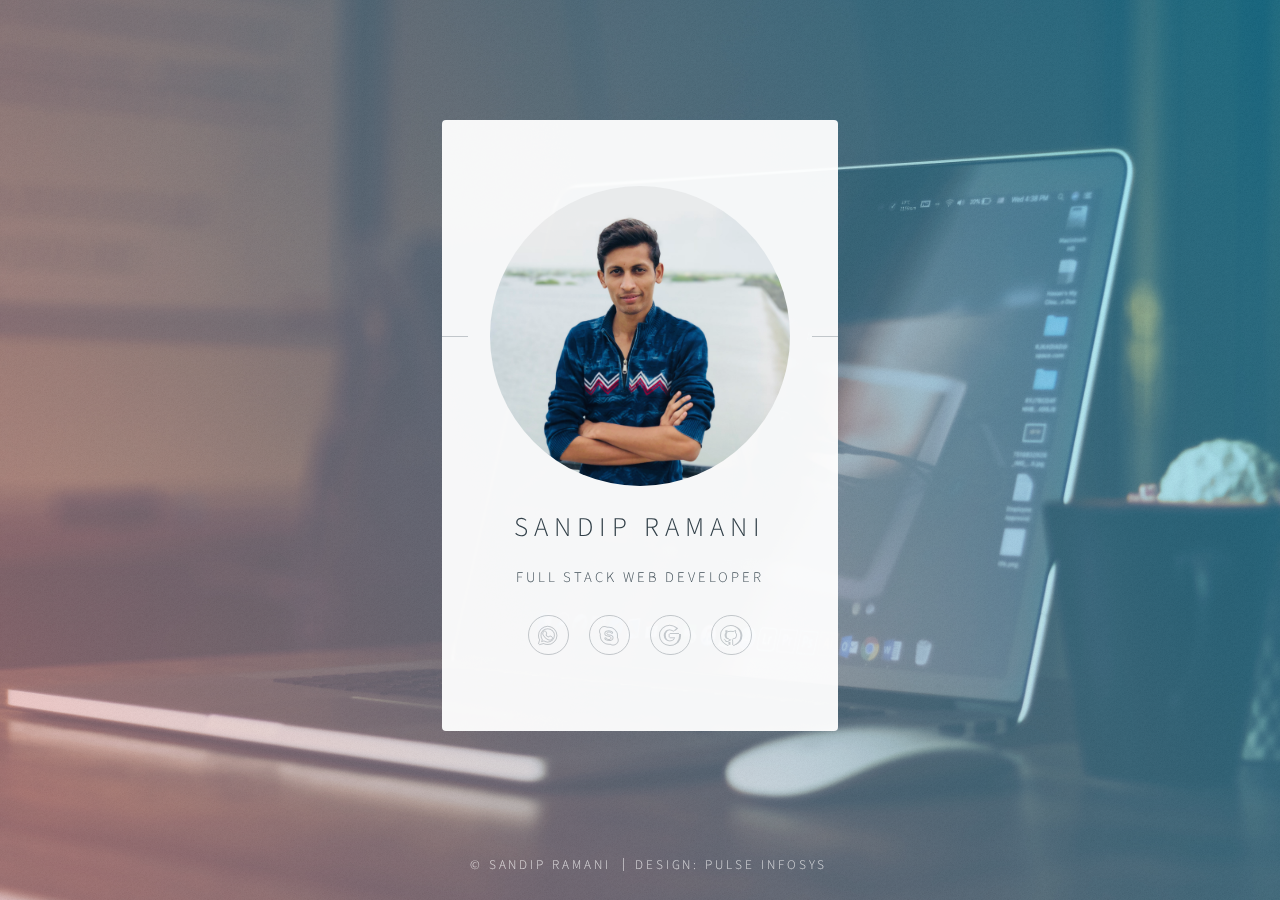
<file: index.html>
<!DOCTYPE HTML>
<html>
	<head>
		<title>Sandip Ramani - Full Stack Web Developer</title>
		<meta charset="utf-8" />
		<meta name="viewport" content="width=device-width, initial-scale=1, user-scalable=no" />
		<link rel="stylesheet" href="assets/css/main.css" />
		<noscript>
			<link rel="stylesheet" href="assets/css/noscript.css" /></noscript>
	</head>

	<body class="is-preload">

		<!-- Wrapper -->
		<div id="wrapper">

			<!-- Main -->
			<section id="main">
				<header>
					<span class="avatar"><img src="images/IMG_6047.JPG" alt="" /></span>
					<h1>Sandip Ramani</h1>
					<p>Full Stack Web Developer</p>
				</header>
				<footer>
					<ul class="icons">
						<li><a href="https://api.whatsapp.com/send?phone=917046366484" target="__blank" class="icon brands fa-whatsapp">Whatsapp</a></li>
						<li><a href="https://join.skype.com/invite/nVDGLvhXSqpQ" target="__blank" class="icon brands fa-skype">Skype</a></li>
						<li><a href="mailto:ramani.sandip1308@gmail.com" target="__blank" class="icon brands fa-google">Mail</a></li>
						<li><a href="https://github.com/Sandy1308-shopify" target="__blank" class="icon brands fa-github">Github</a></li>
					</ul>
				</footer>
			</section>

			<!-- Footer -->
			<footer id="footer">
				<ul class="copyright">
					<li>&copy; Sandip Ramani</li>
					<li>Design: <a href="https://pulseinfosys.in">Pulse Infosys</a></li>
				</ul>
			</footer>

		</div>

		<!-- Scripts -->
		<script>
			if ('addEventListener' in window) {
				window.addEventListener('load', function () { document.body.className = document.body.className.replace(/\bis-preload\b/, ''); });
				document.body.className += (navigator.userAgent.match(/(MSIE|rv:11\.0)/) ? ' is-ie' : '');
			}
		</script>

	</body>

</html>
</file>
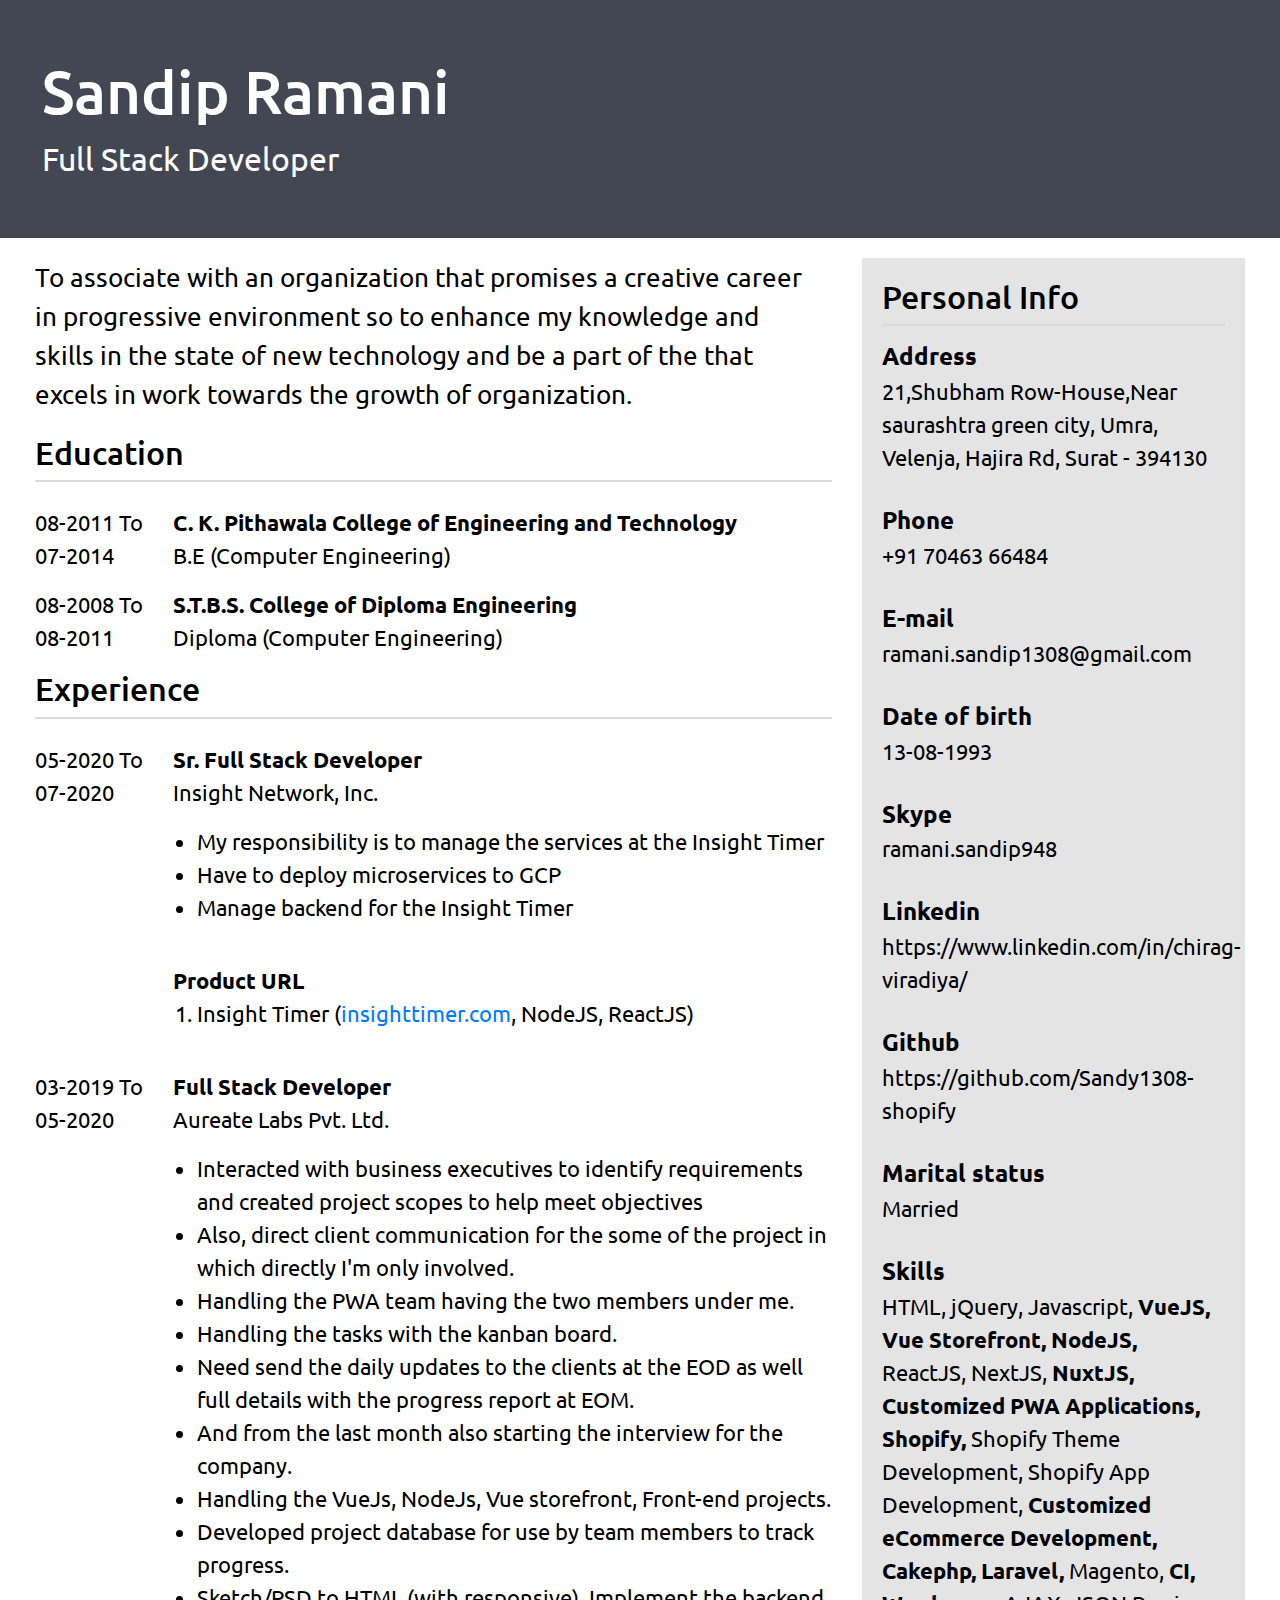
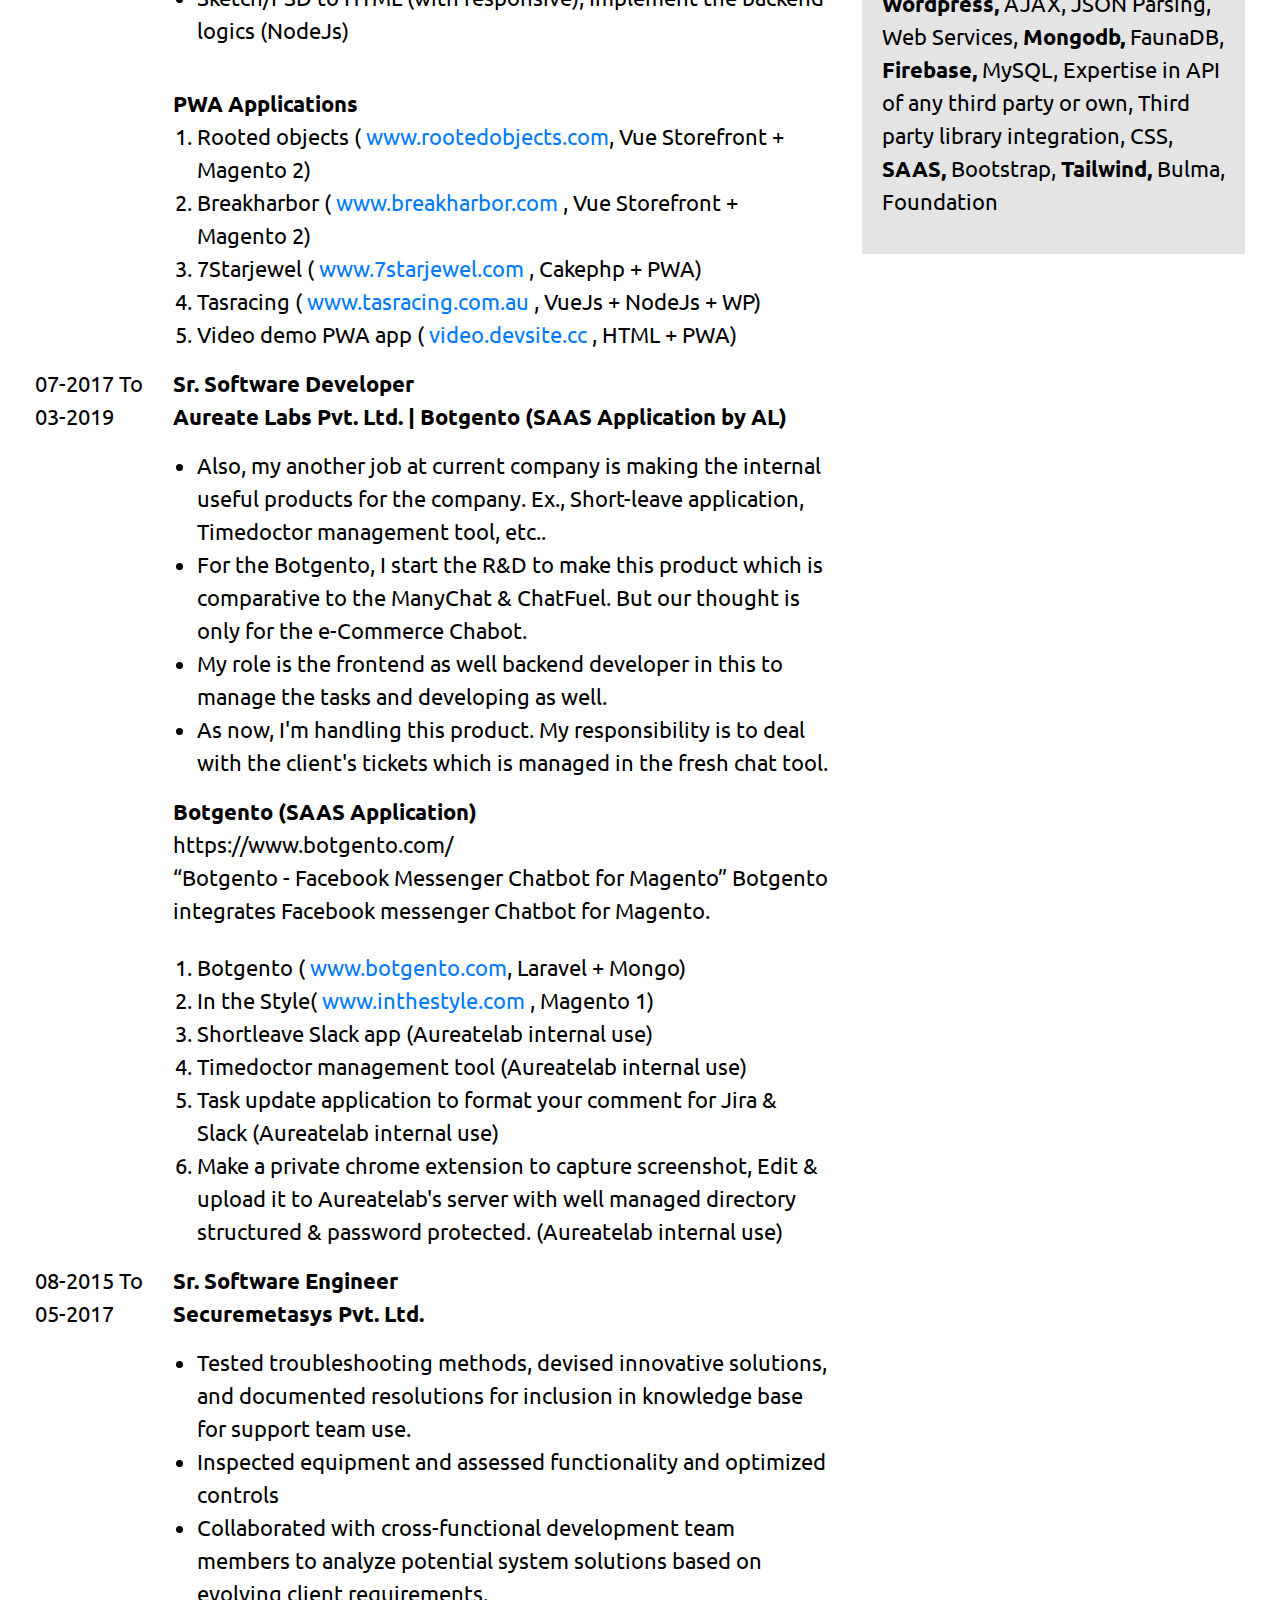
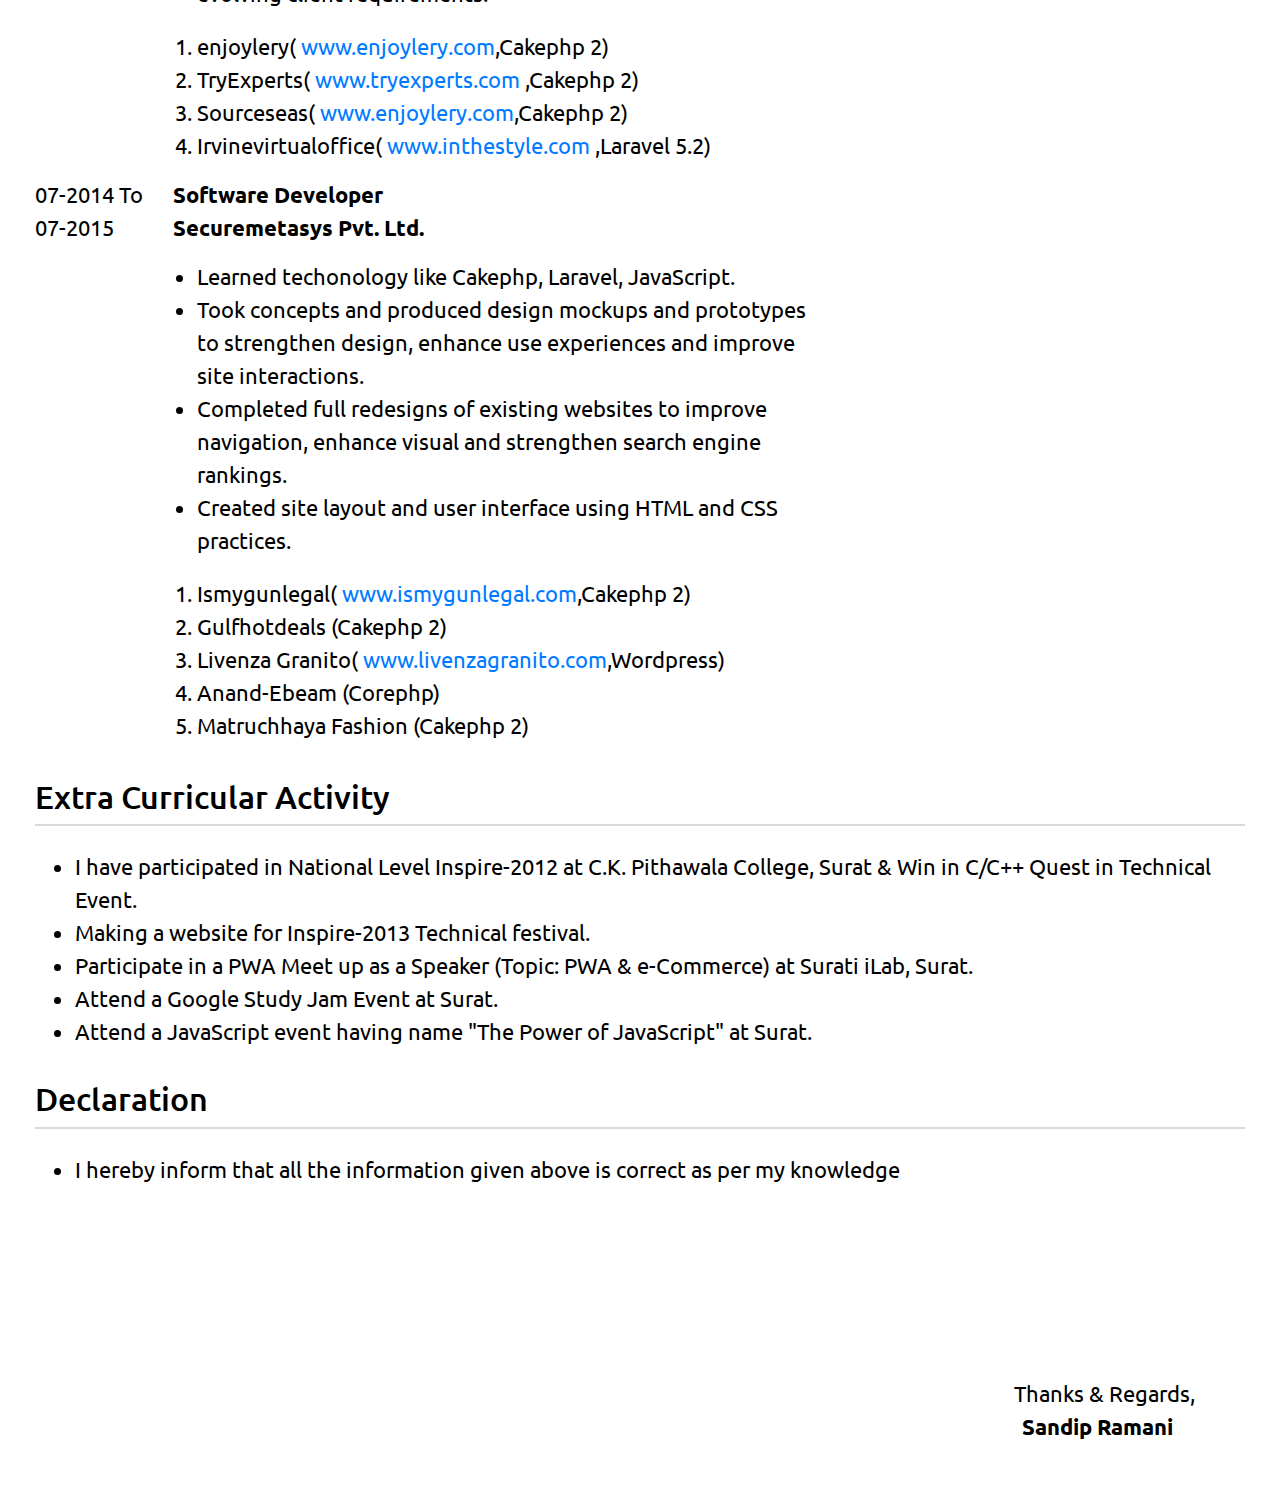
<file: resume.html>
<!DOCTYPE html>
<html lang="en">

<head>
    <meta charset="UTF-8">
    <title>Sandip Ramani | Full Stack Web Developer | DevOps Engineer</title>
    <meta name="viewport" content="width=device-width, initial-scale=1.0">
    <link rel="preconnect" href="https://fonts.gstatic.com">
    <link href="https://fonts.googleapis.com/css2?family=Ubuntu:ital,wght@0,300;0,400;0,500;0,700;1,300;1,400;1,500;1,700&display=swap" rel="stylesheet">
    <link rel="stylesheet" type="text/css" href="./assets/css/bootstrap.min.css">
    <link rel="stylesheet" type="text/css" href="./assets/css/resume.css">
</head>
<body>
<div class="row emp m-0">
    <div class="col-12 emp_name p-0">
        <h1>Sandip Ramani</h1>
        <p class="m-0">Full Stack Developer</p>
    </div>
</div>

<div class="row emp_data m-0">
    <div class="col-md-12 col-xl-8 col-12">

        <div class="row">
            <div class="col-12 emp_career">
                <p class="pt-3 pt-md-0">To associate with an organization that promises a creative career in
                    progressive environment so to enhance my knowledge and skills in the
                    state of new technology and be a part of the that excels in work
                    towards the growth of organization.
                </p>
            </div>
        </div>  

        <div class="row">
            <div class="col-12">
                <div class="emp_education_headding">
                    <h2 class="pt-3 pt-md-0">Education</h2>
                </div>
            </div>
            <div class="col-12 emp_education_data">
                <div class="row pt-4">
                    <div class="col-3 col-md-2 pr-0">
                        <p>08-2011 To<br> 07-2014</p>
                    </div>
                    <div class="col-9 col-md-10">
                        <p><span class="font-weight-bold">C. K. Pithawala College of Engineering and Technology</span><br>B.E (Computer Engineering)</p>
                    </div>
                </div>
                <div class="row">
                    <div class="col-3 col-md-2 pr-0">
                        <p>08-2008 To<br>08-2011</p>
                    </div>
                    <div class="col-9 col-md-10">
                        <p><span class="font-weight-bold">S.T.B.S. College of Diploma Engineering</span><br>Diploma (Computer Engineering)</p>
                    </div>
                </div>
            </div>
        </div>

        <div class="row">

            <div class="col-12">
                <div class="emp_education_headding">
                    <h2>Experience</h2>
                </div>
            </div>

            <div class="col-12 emp_education_data pt-4">
                <div class="row">
                    <div class="col-3 col-md-2 pr-0">
                        <p>05-2020 To <br> 07-2020</p>
                    </div>
                    <div class="col-9 col-md-10">
                        <p><span class="font-weight-bold">Sr. Full Stack Developer</span><br>Insight Network, Inc.</p>
                        <div class="emp_experience_data">
                            <ul class="p-0 pl-3 pl-md-4">
                                <li>My responsibility is to manage the services at the Insight Timer</li>
                                <li>Have to deploy microservices to GCP</li>
                                <li>Manage backend for the Insight Timer</li>
                            </ul>
                        </div> 
                        <div class="pwa pt-md-4 pt-0 emp_experience_data">
                            <p class="font-weight-bolder">Product URL</p>
                            <ul class="list p-0 pl-3 pl-md-4">
                                <li>Insight Timer (<a href="https://insighttimer.com" target="_blank">insighttimer.com</a>, NodeJS, ReactJS)</li>
                            </ul>
                        </div>
                    </div>
                </div>   
            </div>

            <div class="col-12 emp_education_data pt-4">
                <div class="row">
                    <div class="col-3 col-md-2 pr-0">
                        <p>03-2019 To <br> 05-2020</p>
                    </div>
                    <div class="col-9 col-md-10">
                        <p><span class="font-weight-bold">Full Stack Developer</span><br>Aureate Labs Pvt. Ltd.</p>
                        <div class="emp_experience_data">
                            <ul class="p-0 pl-3 pl-md-4">
                                <li>Interacted with business executives to identify requirements and created project scopes to help meet objectives</li>
                                <li>Also, direct client communication for the some of the project in which directly I'm only involved.</li>
                                <li>Handling the PWA team having the two members under me.</li>
                                <li>Handling the tasks with the kanban board.</li>
                                <li>Need send the daily updates to the clients at the EOD as well full details with the progress report at EOM.</li>
                                <li>And from the last month also starting the interview for the company.</li>
                                <li>Handling the VueJs, NodeJs, Vue storefront, Front-end projects.</li>
                                <li>Developed project database for use by team members to track progress.</li>
                                <li>Sketch/PSD to HTML (with responsive), Implement the backend logics (NodeJs)</li>
                            </ul>
                        </div> 
                        <div class="pwa pt-md-4 pt-0 emp_experience_data">
                            <p class="font-weight-bolder">PWA Applications</p>
                            <ul class="list p-0 pl-3 pl-md-4">
                                <li>Rooted objects ( <a href="https://www.rootedobjects.com" target="_blank">www.rootedobjects.com</a>, Vue Storefront + Magento 2)</li>
                                <li>Breakharbor ( <a href="https://www.breakharbor.com" target="_blank">www.breakharbor.com</a> , Vue Storefront + Magento 2)</li>
                                <li>7Starjewel ( <a href="https://www.7starjewel.com" target="_blank"> www.7starjewel.com</a> , Cakephp + PWA)</li>
                                <li>Tasracing ( <a href="https://www.tasracing.com.au" target="_blank">www.tasracing.com.au</a> , VueJs + NodeJs + WP)</li>
                                <li>Video demo PWA app ( <a href="https://video.devsite.cc" target="_blank">video.devsite.cc</a> , HTML + PWA)</li>
                            </ul>
                        </div>
                    </div>
                </div>   
            </div>
            

            <div class="col-12 emp_education_data">
                <div class="row">
                    <div class="col-3 col-md-2 pr-0">
                        <p>07-2017 To<br> 03-2019</p>
                    </div>
                    <div class="col-9 col-md-10 ">
                        <p><span class="font-weight-bold">Sr. Software Developer</span><br><span class="font-weight-bold">Aureate Labs Pvt. Ltd. | Botgento (SAAS Application by AL)</span></p>
                        <div class="emp_experience_data">
                            <ul class="p-0 pl-3 pl-md-4">
                                <li>Also, my another job at current company is making the internal useful products for the
                                    company. Ex., Short-leave application, Timedoctor management tool, etc..</li>
                                <li>For the Botgento, I start the R&D to make this product which is comparative to the ManyChat &
                                    ChatFuel. But our thought is only for the e-Commerce Chabot.</li>
                                <li>My role is the frontend as well backend developer in this to manage the tasks and developing as
                                    well.</li>
                                <li>As now, I'm handling this product. My responsibility is to deal with the client's tickets which is
                                    managed in the fresh chat tool.</li>
                            </ul>
                        </div>
                        <div class="pwa padd_printe pwaa emp_experience_data">
                            <p class="font-weight-bolder">Botgento (SAAS Application)</p>
                            <p><a href="https://www.botgento.com/" target="_blank" class="color">https://www.botgento.com/</a></p>
                            <p>“Botgento - Facebook Messenger Chatbot for Magento” Botgento integrates Facebook messenger
                                Chatbot for Magento.</p>
                            <ul class="list pt-4 p-0 pl-3 pl-md-4">
                                <li>Botgento ( <a href="https://www.botgento.com" target="_blank">www.botgento.com</a>, Laravel + Mongo)</li>
                                <li>In the Style( <a href="https://www.inthestyle.com" target="_blank">www.inthestyle.com</a> , Magento 1)</li>
                                <li>Shortleave Slack app (Aureatelab internal use)</li>
                                <li>Timedoctor management tool (Aureatelab internal use)</li>
                                <li>Task update application to format your comment for Jira & Slack (Aureatelab internal use)</li>
                                <li>Make a private chrome extension to capture screenshot, Edit & upload it to Aureatelab's server
                                    with well managed directory structured & password protected. (Aureatelab internal use)</li>
                            </ul>
                        </div>
                    </div>
                </div>
            </div>

            <div class="col-12 emp_education_data padd_top">
                <div class="row">
                    <div class="col-3 col-md-2 pr-0">
                        <p>08-2015 To<br>05-2017</p>
                    </div>
                    <div class="col-9 col-md-10">
                        <p><span class="font-weight-bold">Sr. Software Engineer</span><br><span class="font-weight-bold">Securemetasys Pvt. Ltd.</span></p>
                        <div class="emp_experience_data">
                            <ul class="p-0 pl-3 pl-md-4">
                                <li>Tested troubleshooting methods, devised innovative solutions, and documented resolutions for
                                    inclusion in knowledge base for support team use.</li>
                                <li>Inspected equipment and assessed functionality and optimized controls</li>
                                <li>Collaborated with cross-functional development team members to analyze potential system
                                    solutions based on evolving client requirements.</li>
                            </ul>
                            <ul class="list pt-1 p-0 pl-3 pl-md-4">
                                <li>enjoylery( <a href="https://www.enjoylery.com" target="_blank">www.enjoylery.com</a>,Cakephp 2)</li>
                                <li>TryExperts( <a href="https://www.tryexperts.com" target="_blank">www.tryexperts.com</a> ,Cakephp 2)</li>
                                <li>Sourceseas( <a href="https://www.enjoylery.com" target="_blank">www.enjoylery.com</a>,Cakephp 2)</li>
                                <li>Irvinevirtualoffice( <a href="https://www.inthestyle.com" target="_blank">www.inthestyle.com</a> ,Laravel 5.2)</li>
                            </ul>
                        </div>
                    </div>
                </div>  
            </div>

            <div class="col-12 emp_education_data">
                <div class="row">
                    <div class="col-3 col-md-2 pr-0">
                        <p>07-2014 To<br>07-2015</p>
                    </div>
                    <div class="col-9 col-md-10">
                        <p><span class="font-weight-bold">Software Developer</span><br><span class="font-weight-bold">Securemetasys Pvt. Ltd.</span></p>
                        <div class="emp_experience_data">
                            <ul class="p-0 pl-3 pl-md-4">
                                <li>Learned techonology like Cakephp, Laravel, JavaScript.</li>
                                <li>Took concepts and produced design mockups and prototypes to strengthen design, enhance use
                                    experiences and improve site interactions.</li>
                                <li>Completed full redesigns of existing websites to improve navigation, enhance visual and
                                    strengthen search engine rankings.</li>
                                <li>Created site layout and user interface using HTML and CSS practices.</li>
                            </ul>
                            <ul class="list pt-1 p-0 pl-3 pl-md-4">
                                <li>Ismygunlegal( <a href="https://www.ismygunlegal.com" target="_blank">www.ismygunlegal.com</a>,Cakephp 2)</li>
                                <li>Gulfhotdeals (Cakephp 2)</li>
                                <li>Livenza Granito( <a href="https://www.livenzagranito.com" target="_blank">www.livenzagranito.com</a>,Wordpress)</li>
                                <li>Anand-Ebeam (Corephp)</li>
                                <li>Matruchhaya Fashion (Cakephp 2)</li>
                            </ul>
                        </div>
                    </div>
                </div>  
            </div>

        </div>

    </div>

    <div class="col-md-12 col-xl-4 col-12 pb-4 pb-md-0">
        <div class="personal_info">
            <div class="personal_head">
                <h2>Personal Info</h2>
            </div>
            <div class="personal_data">
                <h2 class="font-weight-bolder m-0 pt-md-3 pt-0 mt-3 mt-md-0">Address</h2>
                <p class="pt-1">21,Shubham Row-House,Near saurashtra green city, Umra, Velenja, Hajira Rd, Surat - 394130</p>
                <h2 class="font-weight-bolder m-0 pt-md-3 pt-0">Phone</h2>
                <p class="pt-1">+91 70463 66484</p>
                <h2 class="font-weight-bolder m-0 pt-md-3 pt-0">E-mail</h2>
                <p class="pt-1">ramani.sandip1308@gmail.com</p>
                <h2 class="font-weight-bolder m-0 pt-md-3 pt-0">Date of birth</h2>
                <p class="pt-1">13-08-1993</p>
                <h2 class="font-weight-bolder m-0 pt-md-3 pt-0">Skype</h2>
                <p class="pt-1">ramani.sandip948</p>
                <h2 class="font-weight-bolder m-0 pt-md-3 pt-0">Linkedin</h2>
                <p class="pt-1"><a href="https://www.linkedin.com/in/sandip-ramani-37ba457a/" target="_blank" class="color">https://www.linkedin.com/in/chirag-viradiya/</a></p>
                <h2 class="font-weight-bolder m-0 pt-md-3 pt-0">Github</h2>
                <p class="pt-1"><a href="https://github.com/Sandy1308-shopify" target="_blank" class="color">https://github.com/Sandy1308-shopify</a></p>
                <h2 class="font-weight-bolder m-0 pt-md-3 pt-0">Marital status</h2>
                <p class="pt-1">Married</p>
                <h2 class="font-weight-bolder m-0 pt-md-3 pt-0">Skills</h2>
                <p class="pt-1">
                    HTML,
                    jQuery,
                    Javascript,
                    <strong>VueJS,</strong>
                    <strong>Vue Storefront,</strong>
                    <strong>NodeJS,</strong>
                    ReactJS,
                    NextJS,
                    <strong>NuxtJS,</strong>
                    <strong>Customized PWA Applications,</strong>
                    <strong>Shopify,</strong>
                    Shopify Theme Development,
                    Shopify App Development,
                    <strong>Customized eCommerce Development,</strong>
                    <strong>Cakephp,</strong>
                    <strong>Laravel,</strong>
                    Magento,
                    <strong>CI,</strong>
                    <strong>Wordpress,</strong>
                    AJAX,
                    JSON Parsing,
                    Web Services,
                    <strong>Mongodb,</strong>
                    FaunaDB,
                    <strong>Firebase,</strong>
                    MySQL,
                    Expertise in API of any third party or own,
                    Third party library integration,
                    CSS,
                    <strong>SAAS,</strong>
                    Bootstrap,
                    <strong>Tailwind,</strong>
                    Bulma,
                    Foundation
                </p>
            </div>
        </div>
    </div>
</div>

<div class="row emp_data m-0">
    <div class="col-12 emp_experience_desc">
        <div class="emp_extra">
            <h2>Extra Curricular Activity</h2>
        </div>
        <ul class="pt-4">
            <li>I have participated in National Level Inspire-2012 at C.K. Pithawala College, Surat & Win in C/C++ Quest in
                Technical Event.</li>
            <li>Making a website for Inspire-2013 Technical festival.</li>
            <li>Participate in a PWA Meet up as a Speaker (Topic: PWA & e-Commerce) at Surati iLab, Surat.</li>
            <li>Attend a Google Study Jam Event at Surat.</li>
            <li>Attend a JavaScript event having name "The Power of JavaScript" at Surat.</li>
        </ul>
    </div>
    <div class="col-12 emp_experience_desc">
        <div class="emp_extra pt-3">
            <h2>Declaration</h2>
        </div>
        <ul class="pt-4">
            <li>I hereby inform that all the information given above is correct as per my knowledge</li>
        </ul>
    </div>
</div>

<div class="row emp_data m-0">
    <div class="col-12 ">
        <div class="float-right thanks pb-md-5 pb-3 emp_education_data">
            <p class="m-0">Thanks & Regards,</p>
            <p class="bold font-weight-bold m-0 pl-2">Sandip Ramani</p>
        </div>
    </div>
</div>

</body>
</html>
</file>
<file: assets/css/noscript.css>
/*
	Identity by HTML5 UP
	html5up.net | @ajlkn
	Free for personal and commercial use under the CCA 3.0 license (html5up.net/license)
*/

/* Basic */

	body:after {
		display: none;
	}

/* Main */

	#main {
		-moz-transform: none !important;
		-webkit-transform: none !important;
		-ms-transform: none !important;
		transform: none !important;
		opacity: 1 !important;
	}
</file>
<file: assets/css/resume.css>
body {
    font-family: 'Ubuntu', sans-serif;
    font-size: 16px;
    color: black;
}
.emp {
    background: #434753;
    padding: 55px 87px;
    color: #ffffff;
}
.emp_name h1 {
    font-size: 60px;
    color: #ffffff;
}
.emp_name p {
    font-size: 32px;
    color: #ffffff;
}
.emp_career p {
    font-size: 26px;
    margin: 0;
    padding: 20px 20px 20px 0px;
}
.emp_data {
    padding: 20px 70px 0 70px;
}
.personal_info {
    padding: 25px 50px;
    background: #e4e4e4;
}
.personal_data h2 {
    font-size: 24px;
}
.personal_head {
    border-bottom: 2px solid #dadada;
}
.personal_data p {
    font-size: 22px;
}
.color {
    color: black;
}
.emp_education_headding {
    border-bottom: 2px solid #dadada;
}
.emp_education_data {
    font-size: 22px;
    margin: 0;
}
.emp_experience_data ul li {
    font-size: 22px;
}
.emp_experience_desc ul li {
    font-size: 22px;
}
.pwa p {
    font-size: 22px;
    margin: 0;
}
.list {
    list-style: decimal;
}
.emp_extra {
    border-bottom: 2px solid #dadada;
}
.emp_data_padd {
    padding: 20px 70px 0 70px;
}
.thanks {
    padding-top: 155px;
    padding-right: 100px;
}

/* @media print {  
    @page {
      size: 450mm 596mm; 
      margin: 0mm 0 12mm 0;
    }
  } */
@media print {  
    @page {
      size: 450mm 600mm; 
    }
    .padd_printe{
        margin-bottom: 60px;
    }
    .padd_top{
        margin-top: 50px;
    }
  }
@media screen and (min-width: 1201px) and (max-width: 1500px) {
    .emp_data {
        padding: 20px 20px 0 20px;
    }
    .emp {
        padding: 55px 42px;
    }
    .personal_info {
        padding: 20px 20px;
    }
    .thanks {
        padding-top: 155px;
        padding-right: 50px;
    }
}
@media screen and (min-width: 768px) and (max-width: 1200px) {
    .emp_data {
        padding: 20px 35px;
    }
    .thanks {
        padding-top: 100px;
        padding-right: 10px;
    }
    .emp {
        padding: 55px 53px;
    }
}

@media screen and (max-width: 767px) {
    .emp {
        background: #434753;
        padding: 50px 32px;
    }
    .emp_name h1 {
        font-size: 50px;
        color: #ffffff;
    }
    .emp_career p {
        font-size: 20px;
        padding: 0;
    }
    .emp_data {
        padding: 0 15px;
    }
    .emp_education_data {
        font-size: 18px;
        margin: 0;
    }
    .emp_experience_data ul li {
        font-size: 18px;
    }
    .pwa p {
        font-size: 18px;
    }
    .personal_info {
        padding: 25px 45px;
    }
    .personal_data h2 {
        font-size: 22px;
    }
    .personal_data p {
        font-size: 19px;
    }
    .emp_experience_desc ul li {
        font-size: 18px;
    }
    h2 {
        font-size: 28px;
    }
    .thanks {
        padding-top: 120px;
        padding-right: 10px;
    }
}
@media screen and (max-width: 475px){
    .emp_name h1 {
        font-size: 35px;
    }
    .emp_name p {
        font-size: 20px;
    }
    .emp {
        padding: 30px 15px;
    }
    .emp_data {
        padding: 0px;
    }
    .emp_career p {
        font-size: 18px;
        padding: 0;
    }
    .emp_education_data {
        font-size: 14px;
    }
    .emp_experience_data ul li {
        font-size: 14px;
    }
    .pwa p {
        font-size: 16px;
    }
    h2 {
        font-size: 20px;
    }
    .personal_data h2 {
        font-size: 18px;
    }
    .personal_data p {
        font-size: 16px;
    }
    .personal_info {
        padding: 25px;
    }
    .emp_experience_desc ul li {
        font-size: 14px;
    }
    .thanks {
        padding-top: 70px;
        padding-right: 0;
    }
}
</file>
<file: assets/css/main.css>
@import url(fontawesome-all.min.css);
@import url("https://fonts.googleapis.com/css?family=Source+Sans+Pro:300");

/*
	Identity by HTML5 UP
	html5up.net | @ajlkn
	Free for personal and commercial use under the CCA 3.0 license (html5up.net/license)
*/

/* Icon (alt) */

	html, body, div, span, applet, object,
	iframe, h1, h2, h3, h4, h5, h6, p, blockquote,
	pre, a, abbr, acronym, address, big, cite,
	code, del, dfn, em, img, ins, kbd, q, s, samp,
	small, strike, strong, sub, sup, tt, var, b,
	u, i, center, dl, dt, dd, ol, ul, li, fieldset,
	form, label, legend, table, caption, tbody,
	tfoot, thead, tr, th, td, article, aside,
	canvas, details, embed, figure, figcaption,
	footer, header, hgroup, menu, nav, output, ruby,
	section, summary, time, mark, audio, video {
		margin: 0;
		padding: 0;
		border: 0;
		font-size: 100%;
		font: inherit;
		vertical-align: baseline;
	}

	article, aside, details, figcaption, figure,
	footer, header, hgroup, menu, nav, section {
		display: block;
	}

	body {
		line-height: 1;
	}

	ol, ul {
		list-style: none;
	}

	blockquote, q {
		quotes: none;
	}

		blockquote:before, blockquote:after, q:before, q:after {
			content: '';
			content: none;
		}

	table {
		border-collapse: collapse;
		border-spacing: 0;
	}

	body {
		-webkit-text-size-adjust: none;
	}

	mark {
		background-color: transparent;
		color: inherit;
	}

	input::-moz-focus-inner {
		border: 0;
		padding: 0;
	}

	input, select, textarea {
		-moz-appearance: none;
		-webkit-appearance: none;
		-ms-appearance: none;
		appearance: none;
	}

/* Basic */

	@media screen and (max-width: 480px) {

		html, body {
			min-width: 320px;
		}

	}

	html {
		box-sizing: border-box;
	}

	*, *:before, *:after {
		box-sizing: inherit;
	}

	body.is-preload *, body.is-preload *:before, body.is-preload *:after {
		-moz-animation: none !important;
		-webkit-animation: none !important;
		-ms-animation: none !important;
		animation: none !important;
		-moz-transition: none !important;
		-webkit-transition: none !important;
		-ms-transition: none !important;
		transition: none !important;
	}

	html {
		height: 100%;
	}

	body {
		height: 100%;
		background-color: #ffffff;
		background-image: url("images/overlay.png"), -moz-linear-gradient(60deg, rgba(255, 165, 150, 0.5) 5%, rgba(0, 228, 255, 0.35)), url("../../images/bg.jpg");
		background-image: url("images/overlay.png"), -webkit-linear-gradient(60deg, rgba(255, 165, 150, 0.5) 5%, rgba(0, 228, 255, 0.35)), url("../../images/bg.jpg");
		background-image: url("images/overlay.png"), -ms-linear-gradient(60deg, rgba(255, 165, 150, 0.5) 5%, rgba(0, 228, 255, 0.35)), url("../../images/bg.jpg");
		background-image: url("images/overlay.png"), linear-gradient(60deg, rgba(255, 165, 150, 0.5) 5%, rgba(0, 228, 255, 0.35)), url("../../images/bg.jpg");
		background-repeat: repeat,			no-repeat,			no-repeat;
		background-size: 100px 100px, cover,				cover;
		background-position: top left,		center center,		bottom center;
		background-attachment: fixed,			fixed,				fixed;
	}

		body:after {
			content: '';
			display: block;
			position: fixed;
			top: 0;
			left: 0;
			width: 100%;
			height: inherit;
			opacity: 0;
			z-index: 1;
			background-color: #ffffff;
			background-image: url("images/overlay.png"), -moz-linear-gradient(60deg, rgba(255, 165, 150, 0.5) 5%, rgba(0, 228, 255, 0.35));
			background-image: url("images/overlay.png"), -webkit-linear-gradient(60deg, rgba(255, 165, 150, 0.5) 5%, rgba(0, 228, 255, 0.35));
			background-image: url("images/overlay.png"), -ms-linear-gradient(60deg, rgba(255, 165, 150, 0.5) 5%, rgba(0, 228, 255, 0.35));
			background-image: url("images/overlay.png"), linear-gradient(60deg, rgba(255, 165, 150, 0.5) 5%, rgba(0, 228, 255, 0.35));
			background-repeat: repeat,			no-repeat;
			background-size: 100px 100px, cover;
			background-position: top left,		center center;
			-moz-transition: opacity 1.75s ease-out;
			-webkit-transition: opacity 1.75s ease-out;
			-ms-transition: opacity 1.75s ease-out;
			transition: opacity 1.75s ease-out;
		}

		body.is-preload:after {
			opacity: 1;
		}

/* Type */

	body, input, select, textarea {
		color: #414f57;
		font-family: "Source Sans Pro", Helvetica, sans-serif;
		font-size: 14pt;
		font-weight: 300;
		line-height: 2;
		letter-spacing: 0.2em;
		text-transform: uppercase;
	}

		@media screen and (max-width: 1680px) {

			body, input, select, textarea {
				font-size: 11pt;
			}

		}

		@media screen and (max-width: 480px) {

			body, input, select, textarea {
				font-size: 10pt;
				line-height: 1.75;
			}

		}

	a {
		-moz-transition: color 0.2s ease, border-color 0.2s ease;
		-webkit-transition: color 0.2s ease, border-color 0.2s ease;
		-ms-transition: color 0.2s ease, border-color 0.2s ease;
		transition: color 0.2s ease, border-color 0.2s ease;
		color: inherit;
		text-decoration: none;
	}

		a:before {
			-moz-transition: color 0.2s ease, text-shadow 0.2s ease;
			-webkit-transition: color 0.2s ease, text-shadow 0.2s ease;
			-ms-transition: color 0.2s ease, text-shadow 0.2s ease;
			transition: color 0.2s ease, text-shadow 0.2s ease;
		}

		a:hover {
			color: #ff7496;
		}

	strong, b {
		color: #313f47;
	}

	em, i {
		font-style: italic;
	}

	p {
		margin: 0 0 1.5em 0;
	}

	h1, h2, h3, h4, h5, h6 {
		color: #313f47;
		line-height: 1.5;
		margin: 0 0 0.75em 0;
	}

		h1 a, h2 a, h3 a, h4 a, h5 a, h6 a {
			color: inherit;
			text-decoration: none;
		}

	h1 {
		font-size: 1.85em;
		letter-spacing: 0.22em;
		margin: 0 0 0.525em 0;
	}

	h2 {
		font-size: 1.25em;
	}

	h3 {
		font-size: 1em;
	}

	h4 {
		font-size: 1em;
	}

	h5 {
		font-size: 1em;
	}

	h6 {
		font-size: 1em;
	}

	@media screen and (max-width: 480px) {

		h1 {
			font-size: 1.65em;
		}

	}

	sub {
		font-size: 0.8em;
		position: relative;
		top: 0.5em;
	}

	sup {
		font-size: 0.8em;
		position: relative;
		top: -0.5em;
	}

	hr {
		border: 0;
		border-bottom: solid 1px #c8cccf;
		margin: 3em 0;
	}

/* Form */

	form {
		margin: 0 0 1.5em 0;
	}

		form > :last-child {
			margin-bottom: 0;
		}

		form > .fields {
			display: -moz-flex;
			display: -webkit-flex;
			display: -ms-flex;
			display: flex;
			-moz-flex-wrap: wrap;
			-webkit-flex-wrap: wrap;
			-ms-flex-wrap: wrap;
			flex-wrap: wrap;
			width: calc(100% + 2.25em);
			margin: -1.125em 0 1.5em -1.125em;
		}

			form > .fields > .field {
				-moz-flex-grow: 0;
				-webkit-flex-grow: 0;
				-ms-flex-grow: 0;
				flex-grow: 0;
				-moz-flex-shrink: 0;
				-webkit-flex-shrink: 0;
				-ms-flex-shrink: 0;
				flex-shrink: 0;
				padding: 1.125em 0 0 1.125em;
				width: calc(100% - 1.125em);
			}

				form > .fields > .field.half {
					width: calc(50% - 0.5625em);
				}

				form > .fields > .field.third {
					width: calc(100%/3 - 0.375em);
				}

				form > .fields > .field.quarter {
					width: calc(25% - 0.28125em);
				}

		@media screen and (max-width: 480px) {

			form > .fields {
				width: calc(100% + 2.25em);
				margin: -1.125em 0 1.5em -1.125em;
			}

				form > .fields > .field {
					padding: 1.125em 0 0 1.125em;
					width: calc(100% - 1.125em);
				}

					form > .fields > .field.half {
						width: calc(100% - 1.125em);
					}

					form > .fields > .field.third {
						width: calc(100% - 1.125em);
					}

					form > .fields > .field.quarter {
						width: calc(100% - 1.125em);
					}

		}

	label {
		color: #313f47;
		display: block;
		font-size: 0.9em;
		margin: 0 0 0.75em 0;
	}

	input[type="text"],
	input[type="password"],
	input[type="email"],
	input[type="tel"],
	select,
	textarea {
		-moz-appearance: none;
		-webkit-appearance: none;
		-ms-appearance: none;
		appearance: none;
		border-radius: 4px;
		border: solid 1px #c8cccf;
		color: inherit;
		display: block;
		outline: 0;
		padding: 0 1em;
		text-decoration: none;
		width: 100%;
	}

		input[type="text"]:invalid,
		input[type="password"]:invalid,
		input[type="email"]:invalid,
		input[type="tel"]:invalid,
		select:invalid,
		textarea:invalid {
			box-shadow: none;
		}

		input[type="text"]:focus,
		input[type="password"]:focus,
		input[type="email"]:focus,
		input[type="tel"]:focus,
		select:focus,
		textarea:focus {
			border-color: #ff7496;
		}

	select {
		background-image: url("data:image/svg+xml;charset=utf8,%3Csvg xmlns='http://www.w3.org/2000/svg' width='40' height='40' preserveAspectRatio='none' viewBox='0 0 40 40'%3E%3Cpath d='M9.4,12.3l10.4,10.4l10.4-10.4c0.2-0.2,0.5-0.4,0.9-0.4c0.3,0,0.6,0.1,0.9,0.4l3.3,3.3c0.2,0.2,0.4,0.5,0.4,0.9 c0,0.4-0.1,0.6-0.4,0.9L20.7,31.9c-0.2,0.2-0.5,0.4-0.9,0.4c-0.3,0-0.6-0.1-0.9-0.4L4.3,17.3c-0.2-0.2-0.4-0.5-0.4-0.9 c0-0.4,0.1-0.6,0.4-0.9l3.3-3.3c0.2-0.2,0.5-0.4,0.9-0.4S9.1,12.1,9.4,12.3z' fill='%23c8cccf' /%3E%3C/svg%3E");
		background-size: 1.25rem;
		background-repeat: no-repeat;
		background-position: calc(100% - 1rem) center;
		height: 2.75em;
		padding-right: 2.75em;
		text-overflow: ellipsis;
	}

		select option {
			color: #313f47;
			background: #ffffff;
		}

		select:focus::-ms-value {
			background-color: transparent;
		}

		select::-ms-expand {
			display: none;
		}

	input[type="text"],
	input[type="password"],
	input[type="email"],
	select {
		height: 2.75em;
	}

	textarea {
		padding: 0.75em 1em;
	}

	input[type="checkbox"],
	input[type="radio"] {
		-moz-appearance: none;
		-webkit-appearance: none;
		-ms-appearance: none;
		appearance: none;
		display: block;
		float: left;
		margin-right: -2em;
		opacity: 0;
		width: 1em;
		z-index: -1;
	}

		input[type="checkbox"] + label,
		input[type="radio"] + label {
			text-decoration: none;
			color: #414f57;
			cursor: pointer;
			display: inline-block;
			font-size: 1em;
			font-weight: 300;
			padding-left: 2.4em;
			padding-right: 0.75em;
			position: relative;
		}

			input[type="checkbox"] + label:before,
			input[type="radio"] + label:before {
				-moz-osx-font-smoothing: grayscale;
				-webkit-font-smoothing: antialiased;
				display: inline-block;
				font-style: normal;
				font-variant: normal;
				text-rendering: auto;
				line-height: 1;
				text-transform: none !important;
				font-family: 'Font Awesome 5 Free';
				font-weight: 900;
			}

			input[type="checkbox"] + label:before,
			input[type="radio"] + label:before {
				border-radius: 4px;
				border: solid 1px #c8cccf;
				content: '';
				display: inline-block;
				font-size: 0.8em;
				height: 2.0625em;
				left: 0;
				line-height: 2.0625em;
				position: absolute;
				text-align: center;
				top: 0.15em;
				width: 2.0625em;
			}

		input[type="checkbox"]:checked + label:before,
		input[type="radio"]:checked + label:before {
			color: #ff7496;
			content: '\f00c';
		}

		input[type="checkbox"]:focus + label:before,
		input[type="radio"]:focus + label:before {
			border-color: #ff7496;
		}

	input[type="checkbox"] + label:before {
		border-radius: 4px;
	}

	input[type="radio"] + label:before {
		border-radius: 100%;
	}

	::-webkit-input-placeholder {
		color: #616f77 !important;
		opacity: 1.0;
	}

	:-moz-placeholder {
		color: #616f77 !important;
		opacity: 1.0;
	}

	::-moz-placeholder {
		color: #616f77 !important;
		opacity: 1.0;
	}

	:-ms-input-placeholder {
		color: #616f77 !important;
		opacity: 1.0;
	}

/* Icon */

	.icon {
		text-decoration: none;
		position: relative;
		border-bottom: none;
	}

		.icon:before {
			-moz-osx-font-smoothing: grayscale;
			-webkit-font-smoothing: antialiased;
			display: inline-block;
			font-style: normal;
			font-variant: normal;
			text-rendering: auto;
			line-height: 1;
			text-transform: none !important;
			font-family: 'Font Awesome 5 Free';
			font-weight: 400;
		}

		.icon > .label {
			display: none;
		}

		.icon:before {
			line-height: inherit;
		}

		.icon.solid:before {
			font-weight: 900;
		}

		.icon.brands:before {
			font-family: 'Font Awesome 5 Brands';
		}

/* List */

	ol {
		list-style: decimal;
		margin: 0 0 1.5em 0;
		padding-left: 1.25em;
	}

		ol li {
			padding-left: 0.25em;
		}

	ul {
		list-style: disc;
		margin: 0 0 1.5em 0;
		padding-left: 1em;
	}

		ul li {
			padding-left: 0.5em;
		}

		ul.alt {
			list-style: none;
			padding-left: 0;
		}

			ul.alt li {
				border-top: solid 1px #c8cccf;
				padding: 0.5em 0;
			}

				ul.alt li:first-child {
					border-top: 0;
					padding-top: 0;
				}

	dl {
		margin: 0 0 1.5em 0;
	}

		dl dt {
			display: block;
			margin: 0 0 0.75em 0;
		}

		dl dd {
			margin-left: 1.5em;
		}

/* Actions */

	ul.actions {
		display: -moz-flex;
		display: -webkit-flex;
		display: -ms-flex;
		display: flex;
		cursor: default;
		list-style: none;
		margin-left: -0.75em;
		padding-left: 0;
	}

		ul.actions li {
			padding: 0 0 0 0.75em;
			vertical-align: middle;
		}

		ul.actions.special {
			-moz-justify-content: center;
			-webkit-justify-content: center;
			-ms-justify-content: center;
			justify-content: center;
			width: 100%;
			margin-left: 0;
		}

			ul.actions.special li:first-child {
				padding-left: 0;
			}

		ul.actions.stacked {
			-moz-flex-direction: column;
			-webkit-flex-direction: column;
			-ms-flex-direction: column;
			flex-direction: column;
			margin-left: 0;
		}

			ul.actions.stacked li {
				padding: 0.975em 0 0 0;
			}

				ul.actions.stacked li:first-child {
					padding-top: 0;
				}

		ul.actions.fit {
			width: calc(100% + 0.75em);
		}

			ul.actions.fit li {
				-moz-flex-grow: 1;
				-webkit-flex-grow: 1;
				-ms-flex-grow: 1;
				flex-grow: 1;
				-moz-flex-shrink: 1;
				-webkit-flex-shrink: 1;
				-ms-flex-shrink: 1;
				flex-shrink: 1;
				width: 100%;
			}

				ul.actions.fit li > * {
					width: 100%;
				}

			ul.actions.fit.stacked {
				width: 100%;
			}

		@media screen and (max-width: 480px) {

			ul.actions:not(.fixed) {
				-moz-flex-direction: column;
				-webkit-flex-direction: column;
				-ms-flex-direction: column;
				flex-direction: column;
				margin-left: 0;
				width: 100% !important;
			}

				ul.actions:not(.fixed) li {
					-moz-flex-grow: 1;
					-webkit-flex-grow: 1;
					-ms-flex-grow: 1;
					flex-grow: 1;
					-moz-flex-shrink: 1;
					-webkit-flex-shrink: 1;
					-ms-flex-shrink: 1;
					flex-shrink: 1;
					padding: 0.75em 0 0 0;
					text-align: center;
					width: 100%;
				}

					ul.actions:not(.fixed) li > * {
						width: 100%;
					}

					ul.actions:not(.fixed) li:first-child {
						padding-top: 0;
					}

					ul.actions:not(.fixed) li input[type="submit"],
					ul.actions:not(.fixed) li input[type="reset"],
					ul.actions:not(.fixed) li input[type="button"],
					ul.actions:not(.fixed) li button,
					ul.actions:not(.fixed) li .button {
						width: 100%;
					}

						ul.actions:not(.fixed) li input[type="submit"].icon:before,
						ul.actions:not(.fixed) li input[type="reset"].icon:before,
						ul.actions:not(.fixed) li input[type="button"].icon:before,
						ul.actions:not(.fixed) li button.icon:before,
						ul.actions:not(.fixed) li .button.icon:before {
							margin-left: -0.5rem;
						}

		}

/* Icons */

	ul.icons {
		cursor: default;
		list-style: none;
		padding-left: 0;
		margin-top: -0.675em;
	}

		ul.icons li {
			display: inline-block;
			padding: 0.675em 0.5em;
		}

			ul.icons li a {
				text-decoration: none;
				position: relative;
				display: block;
				width: 2.75em;
				height: 2.75em;
				border-radius: 100%;
				border: solid 1px #c8cccf;
				line-height: 2.75em;
				overflow: hidden;
				text-align: center;
				text-indent: 2.75em;
				white-space: nowrap;
			}

				ul.icons li a:before {
					-moz-osx-font-smoothing: grayscale;
					-webkit-font-smoothing: antialiased;
					display: inline-block;
					font-style: normal;
					font-variant: normal;
					text-rendering: auto;
					line-height: 1;
					text-transform: none !important;
					font-family: 'Font Awesome 5 Free';
					font-weight: 400;
				}

				ul.icons li a:before {
					color: #ffffff;
					text-shadow: 1.25px 0px 0px #c8cccf, -1.25px 0px 0px #c8cccf, 0px 1.25px 0px #c8cccf, 0px -1.25px 0px #c8cccf;
				}

				ul.icons li a:hover:before {
					text-shadow: 1.25px 0px 0px #ff7496, -1.25px 0px 0px #ff7496, 0px 1.25px 0px #ff7496, 0px -1.25px 0px #ff7496;
				}

				ul.icons li a:before {
					position: absolute;
					top: 0;
					left: 0;
					width: inherit;
					height: inherit;
					font-size: 1.25rem;
					line-height: inherit;
					text-align: center;
					text-indent: 0;
				}

				ul.icons li a:hover {
					border-color: #ff7496;
				}

		@media screen and (max-width: 480px) {

			ul.icons li a:before {
				font-size: 1.5rem;
			}

		}

/* Button */

	input[type="submit"],
	input[type="reset"],
	input[type="button"],
	button,
	.button {
		-moz-appearance: none;
		-webkit-appearance: none;
		-ms-appearance: none;
		appearance: none;
		-moz-transition: background-color 0.2s ease-in-out, border-color 0.2s ease-in-out, color 0.2s ease-in-out;
		-webkit-transition: background-color 0.2s ease-in-out, border-color 0.2s ease-in-out, color 0.2s ease-in-out;
		-ms-transition: background-color 0.2s ease-in-out, border-color 0.2s ease-in-out, color 0.2s ease-in-out;
		transition: background-color 0.2s ease-in-out, border-color 0.2s ease-in-out, color 0.2s ease-in-out;
		display: inline-block;
		height: 2.75em;
		line-height: 2.75em;
		padding: 0 1.5em;
		background-color: transparent;
		border-radius: 4px;
		border: solid 1px #c8cccf;
		color: #414f57 !important;
		cursor: pointer;
		text-align: center;
		text-decoration: none;
		white-space: nowrap;
	}

		input[type="submit"]:hover,
		input[type="reset"]:hover,
		input[type="button"]:hover,
		button:hover,
		.button:hover {
			border-color: #ff7496;
			color: #ff7496 !important;
		}

		input[type="submit"].icon,
		input[type="reset"].icon,
		input[type="button"].icon,
		button.icon,
		.button.icon {
			padding-left: 1.35em;
		}

			input[type="submit"].icon:before,
			input[type="reset"].icon:before,
			input[type="button"].icon:before,
			button.icon:before,
			.button.icon:before {
				margin-right: 0.5em;
			}

		input[type="submit"].fit,
		input[type="reset"].fit,
		input[type="button"].fit,
		button.fit,
		.button.fit {
			width: 100%;
		}

		input[type="submit"].small,
		input[type="reset"].small,
		input[type="button"].small,
		button.small,
		.button.small {
			font-size: 0.8em;
		}

		input[type="submit"].large,
		input[type="reset"].large,
		input[type="button"].large,
		button.large,
		.button.large {
			font-size: 1.35em;
		}

		input[type="submit"].disabled, input[type="submit"]:disabled,
		input[type="reset"].disabled,
		input[type="reset"]:disabled,
		input[type="button"].disabled,
		input[type="button"]:disabled,
		button.disabled,
		button:disabled,
		.button.disabled,
		.button:disabled {
			pointer-events: none;
			opacity: 0.5;
		}

/* Main */

	#main {
		-moz-transform-origin: 50% 50%;
		-webkit-transform-origin: 50% 50%;
		-ms-transform-origin: 50% 50%;
		transform-origin: 50% 50%;
		-moz-transform: rotateX(0deg);
		-webkit-transform: rotateX(0deg);
		-ms-transform: rotateX(0deg);
		transform: rotateX(0deg);
		-moz-transition: opacity 1s ease, -moz-transform 1s ease;
		-webkit-transition: opacity 1s ease, -webkit-transform 1s ease;
		-ms-transition: opacity 1s ease, -ms-transform 1s ease;
		transition: opacity 1s ease, transform 1s ease;
		padding: 4.5em 3em 3em 3em ;
		background: #ffffff;
		border-radius: 4px;
		cursor: default;
		max-width: 100%;
		opacity: 0.95;
		position: relative;
		text-align: center;
		width: 27em;
	}

		#main .avatar {
			position: relative;
			display: block;
			margin-bottom: 1.5em;
		}

			#main .avatar img {
				display: block;
				margin: 0 auto;
				border-radius: 100%;
				box-shadow: 0 0 0 1.5em #ffffff;
				width: 300px;
    height: 300px;
    object-fit: cover;
			}

			#main .avatar:before {
				content: '';
				display: block;
				position: absolute;
				top: 50%;
				left: -3em;
				width: calc(100% + 6em);
				height: 1px;
				z-index: -1;
				background: #c8cccf;
			}

		@media screen and (max-width: 480px) {

			#main {
				padding: 4em 2em 2.5em 2em ;
				width: 100%;
			}

				#main .avatar:before {
					left: -2em;
					width: calc(100% + 4em);
				}

		}

		body.is-preload #main {
			-moz-transform: rotateX(15deg);
			-webkit-transform: rotateX(15deg);
			-ms-transform: rotateX(15deg);
			transform: rotateX(15deg);
			opacity: 0;
		}

/* Footer */

	#footer {
		-moz-align-self: -moz-flex-end;
		-webkit-align-self: -webkit-flex-end;
		-ms-align-self: -ms-flex-end;
		align-self: flex-end;
		width: 100%;
		padding: 1.5em 0 0 0;
		color: rgba(255, 255, 255, 0.75);
		cursor: default;
		text-align: center;
	}

		#footer .copyright {
			margin: 0;
			padding: 0;
			font-size: 0.9em;
			list-style: none;
		}

			#footer .copyright li {
				display: inline-block;
				margin: 0 0 0 0.45em;
				padding: 0 0 0 0.85em;
				border-left: solid 1px rgba(255, 255, 255, 0.5);
				line-height: 1;
			}

				#footer .copyright li:first-child {
					border-left: 0;
				}

/* Wrapper */

	#wrapper {
		display: -moz-flex;
		display: -webkit-flex;
		display: -ms-flex;
		display: flex;
		-moz-align-items: center;
		-webkit-align-items: center;
		-ms-align-items: center;
		align-items: center;
		-moz-justify-content: space-between;
		-webkit-justify-content: space-between;
		-ms-justify-content: space-between;
		justify-content: space-between;
		-moz-flex-direction: column;
		-webkit-flex-direction: column;
		-ms-flex-direction: column;
		flex-direction: column;
		-moz-perspective: 1000px;
		-webkit-perspective: 1000px;
		-ms-perspective: 1000px;
		perspective: 1000px;
		position: relative;
		min-height: 100%;
		padding: 1.5em;
		z-index: 2;
	}

		#wrapper > * {
			z-index: 1;
		}

		#wrapper:before {
			content: '';
			display: block;
		}

		@media screen and (max-width: 360px) {

			#wrapper {
				padding: 0.75em;
			}

		}

		body.is-ie #wrapper {
			height: 100%;
		}
</file>
